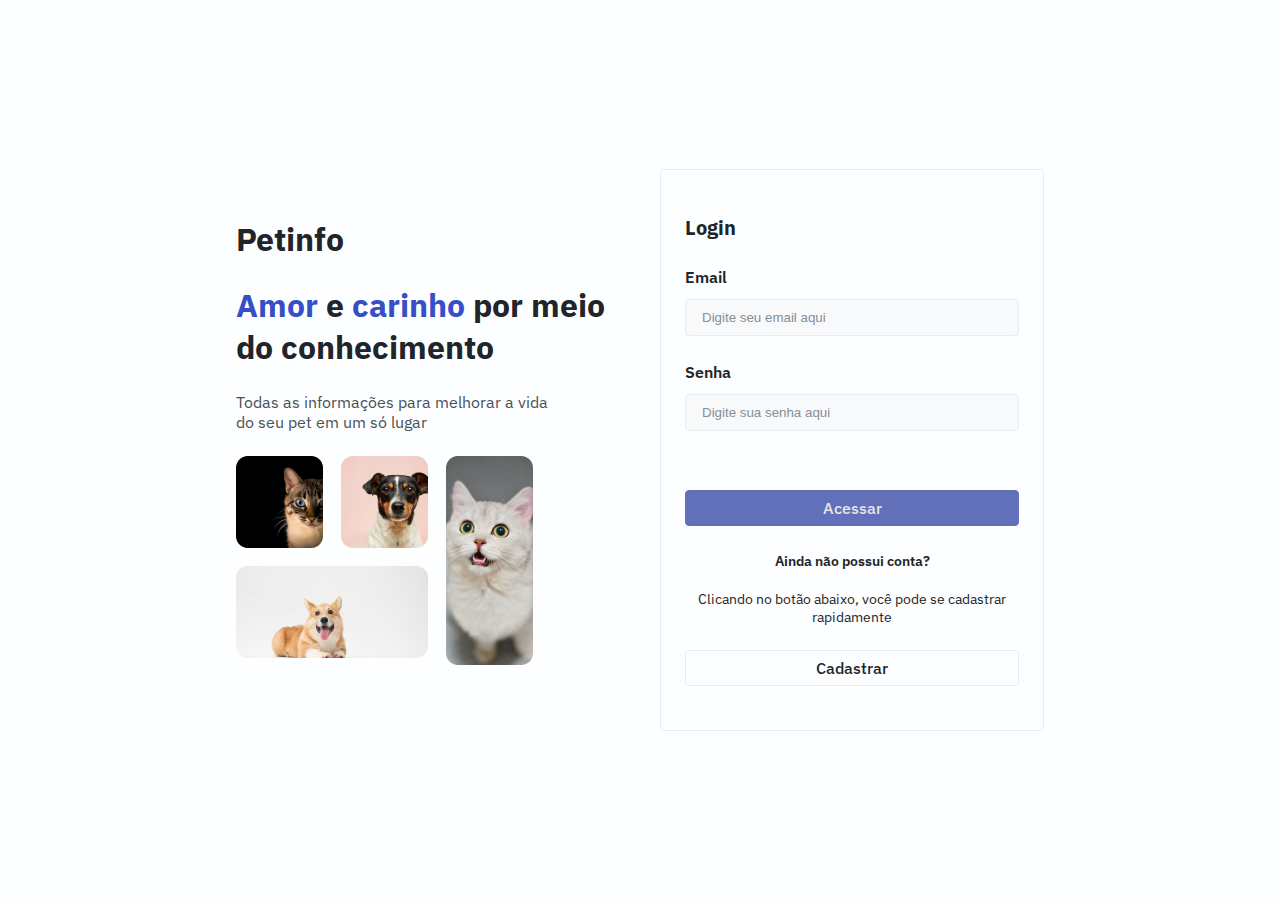
<file: index.html>
<!DOCTYPE html>
<html lang="pt-br">
<head>
    <meta charset="UTF-8">
    <meta http-equiv="X-UA-Compatible" content="IE=edge">
    <meta name="viewport" content="width=device-width, initial-scale=1.0">
    <link rel="preconnect" href="https://fonts.googleapis.com">
    <link rel="preconnect" href="https://fonts.gstatic.com" crossorigin>
    <link href="https://fonts.googleapis.com/css2?family=IBM+Plex+Sans:wght@300;400;500;600&display=swap" rel="stylesheet">
    <link rel="stylesheet" href="/styles/globalStyles.css">
    <link rel="stylesheet" href="./pages/login/index.css">
    <link rel="stylesheet" href="./styles/buttons.css">
    <title>Petinfo - Login</title>
</head>
<body>
    <main class="container">
        <section class="petinfo">
            <h1>Petinfo</h1>
            <h2><span>Amor</span> e <span>carinho</span> por meio do conhecimento</h2>
            <div class="textoEImg">
                <p>Todas as informações para melhorar a vida do seu pet em um só lugar</p>
                <div class="caixaImg1">
                    <div class="caixaImg2">
                        <div class="caixaImg3">
                            <img src="./src/img/Rectangle 7.png" alt="">
                            <img src="./src/img/Rectangle 8.png" alt="">
                        </div>
                        <img src="./src/img/Rectangle 6.png" alt="">
                    </div>
                    <img src="./src/img/Rectangle 9.png" alt="">
                </div>
            </div>
        </section>
        <section class="login">
            <h3>Login</h3>
            <form>
               <div class="divInputs">
                    <label for="email">Email</label>
                    <input class="inputEmail" type="email" name="email" placeholder="Digite seu email aqui" required="true">
               </div>
               <div class="divInputs">
                    <label for="senha">Senha</label>
                    <input class="inputSenha" name="senha"type="password" placeholder="Digite sua senha aqui" required="true">
               </div>
               <div class="divAlertaSenha"></div>
               <button class="botaoAcessar botaoAzulDesabilitado" type="submit">Acessar</button>
            </form>
            <p>Ainda não possui conta?</p>
            <p>Clicando no botão abaixo, você pode se cadastrar rapidamente</p>
            <button class="botaoCadastrar botaoPadrao botaoBranco">Cadastrar</button>
        </section>
    </main>
    <script src="/scripts/api.js"></script>
    <script src="/pages/login/index.js"></script>
</body>
</html>
</file>
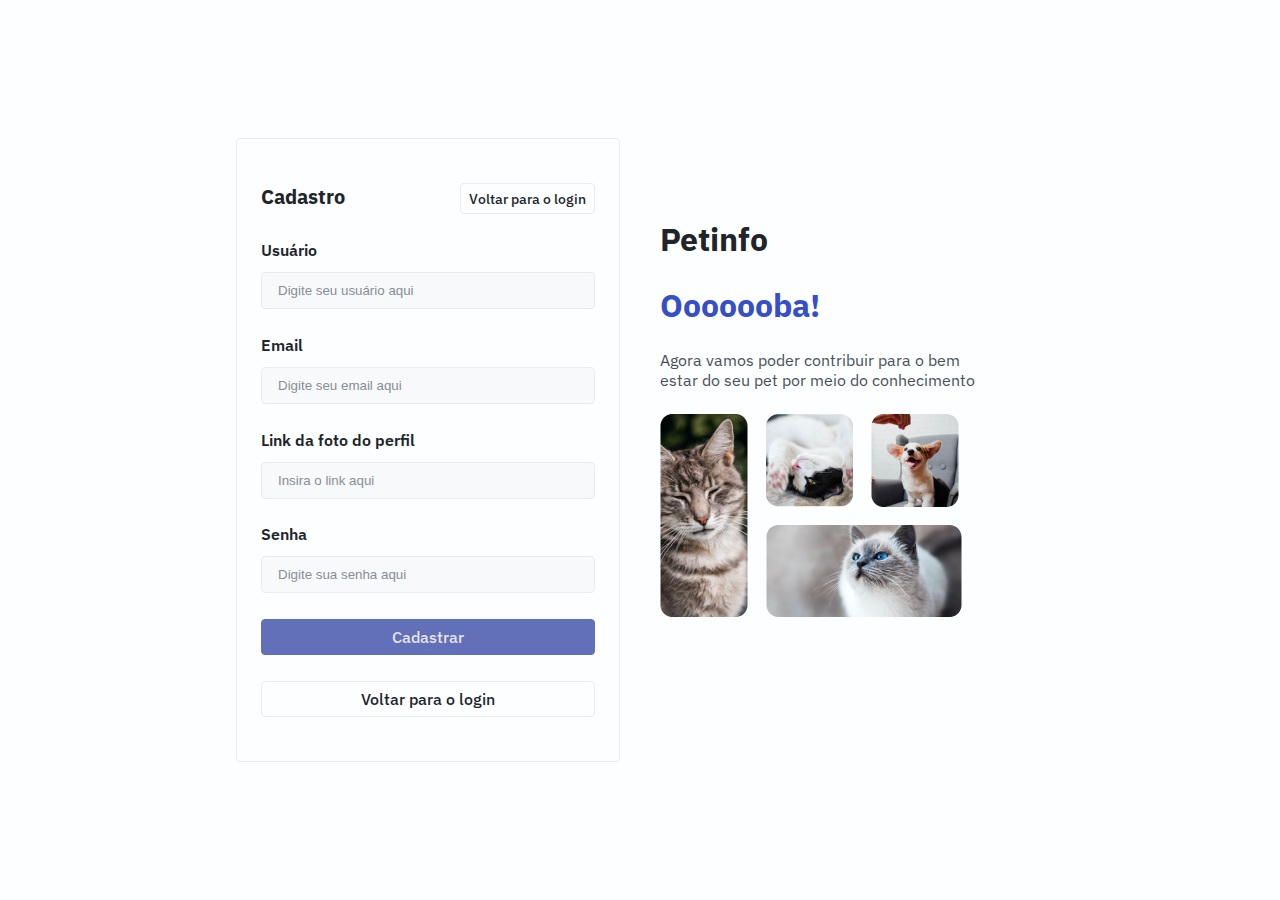
<file: pages/cadastro/cadastro.html>
<!DOCTYPE html>
<html lang="pt-br">
<head>
    <meta charset="UTF-8">
    <meta http-equiv="X-UA-Compatible" content="IE=edge">
    <meta name="viewport" content="width=device-width, initial-scale=1.0">
    <link rel="preconnect" href="https://fonts.googleapis.com">
    <link rel="preconnect" href="https://fonts.gstatic.com" crossorigin>
    <link href="https://fonts.googleapis.com/css2?family=IBM+Plex+Sans:wght@300;400;500;600&display=swap" rel="stylesheet">
    <link rel="stylesheet" href="/styles/globalStyles.css">
    <link rel="stylesheet" href="/pages/cadastro/cadastro.css">
    <link rel="stylesheet" href="/styles/buttons.css">
    <title>Petinfo - Cadastro</title>
</head>
<body>
    <main class="container">
        <section class="cadastro">
            <div>
                <h3>Cadastro</h3>
                <button class="botaoVoltar1 botaoPadraoPequeno botaoBranco">Voltar para o login</button>
            </div>
            <form>
                <div class="divInputs">
                    <label for="usuario">Usuário</label>
                    <input class="inputNomeCadastro" type="text" name="usuario" placeholder="Digite seu usuário aqui" required="true">
               </div>
               <div class="divInputs">
                    <label for="email">Email</label>
                    <input class="inputEmailCadastro" type="email" name="email" placeholder="Digite seu email aqui" required="true">
               </div>
               <div class="divInputs">
                <label for="linkImg">Link da foto do perfil</label>
                <input class="inputFotoCadastro" type="url" name="linkImg" placeholder="Insira o link aqui" required="true">
                </div>
               <div class="divInputs">
                    <label for="senha">Senha</label>
                    <input class="inputSenhaCadastro" name="senha"type="password" placeholder="Digite sua senha aqui" required="true">
               </div>
               <button class="botaoCadastrar botaoPadrao botaoAzul" type="submit">Cadastrar</button>
            </form>
            <button class="botaoVoltar2 botaoPadrao botaoBranco">Voltar para o login</button>
        </section>
        <section class="petinfo">
            <h1>Petinfo</h1>
            <h2>Ooooooba!</h2>
            <div class="textoEImg">
                <p>Agora vamos poder contribuir para o bem estar do seu pet por meio do conhecimento</p>
                <div class="caixaImg1">
                    <img src="/src/img/Rectangle 2.png" alt="">
                    <div class="caixaImg2">
                        <div class="caixaImg3">
                            <img src="/src/img/Rectangle 3.png" alt="">
                            <img src="/src/img/Rectangle 5.png" alt="">
                        </div>
                        <img src="/src/img/Rectangle 4.png" alt="">
                    </div>
                </div>
            </div>
        </section>
    </main>
    <script src="/scripts/api.js"></script>
    <script src="/pages/cadastro/cadastro.js"></script>
</body>
</html>
</file>
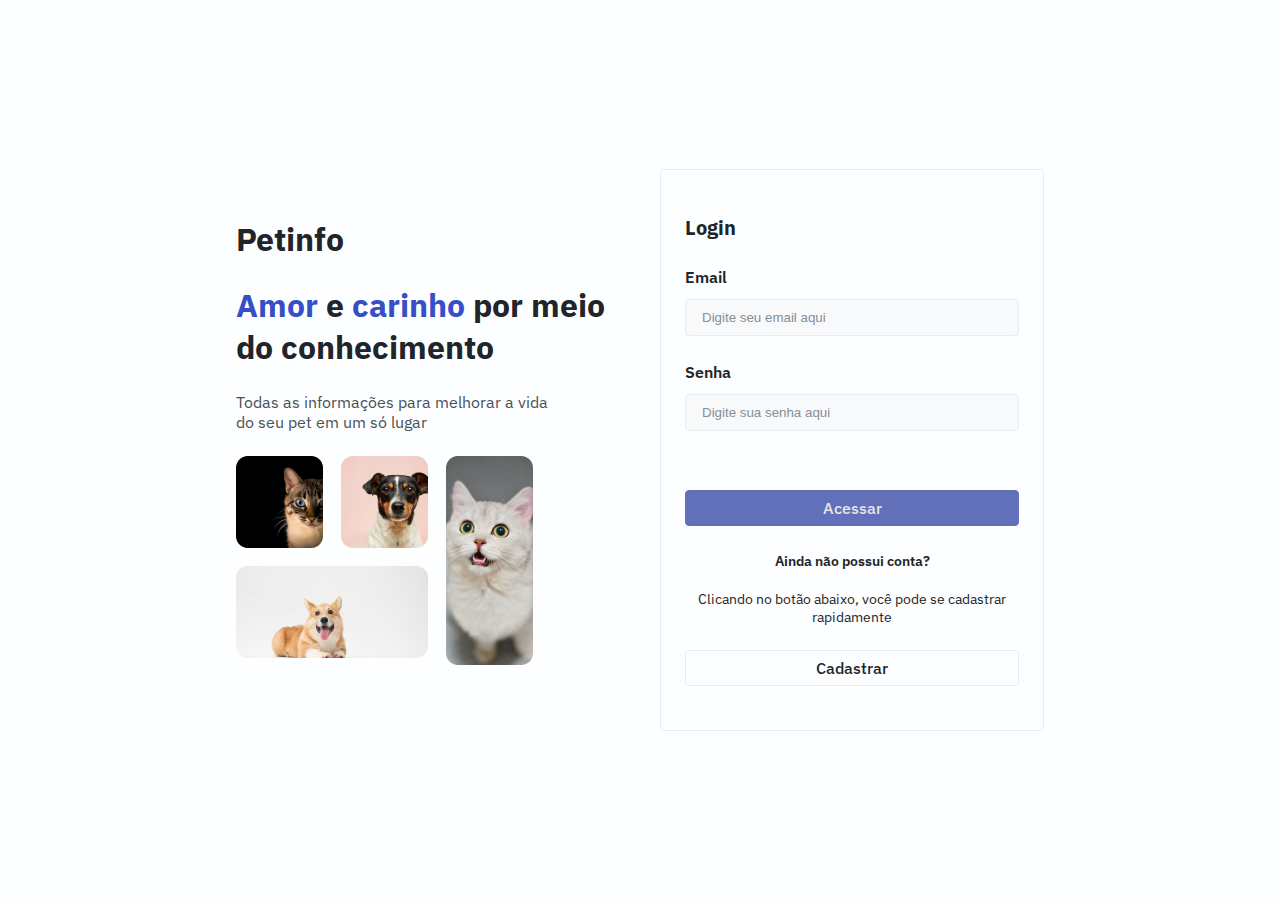
<file: pages/homepage/homepage.html>
<!DOCTYPE html>
<html lang="pt-br">
<head>
    <meta charset="UTF-8">
    <meta http-equiv="X-UA-Compatible" content="IE=edge">
    <meta name="viewport" content="width=device-width, initial-scale=1.0">
    <link rel="preconnect" href="https://fonts.googleapis.com">
    <link rel="preconnect" href="https://fonts.gstatic.com" crossorigin>
    <link href="https://fonts.googleapis.com/css2?family=IBM+Plex+Sans:wght@300;400;500;600&display=swap" rel="stylesheet">
    <link rel="stylesheet" href="/styles/globalStyles.css">
    <link rel="stylesheet" href="/styles/buttons.css">
    <link rel="stylesheet" href="/pages/homepage/homepage.css">
    <title>Petinfo - Homepage</title>
</head>
<body>
    <section class="modal"></section> 
    <header>
        <div class="container">
            <h1>Petinfo</h1>
            <div>
                <button class="botaoCriarPubl botaoPadrao botaoAzul">Criar publicação</button>
                <img class="imgPerfilCabecalho" src="" alt="">
                <div class="sairDaConta">
                    <p class="sairEmail"></p>
                    <div>
                        <img src="/src/icons/sign-out-alt.png" alt="sair da conta">
                        <button class="botaoSair">Sair da conta</button>
                    </div>
                </div>
            </div>
        </div>
    </header>
    <div>
        <h2 class="container">Feed</h2>
    </div>
    <main class="container">
        <ul class="ulPosts"></ul>
    </main>
    <script src="/scripts/api.js"></script>
    <script src="/scripts/modal.js"></script>
    <script src="/pages/homepage/homepage.js"></script>
</body>
</html>
</file>
<file: styles/globalStyles.css>
* {
  margin: 0;
  padding: 0;
  box-sizing: border-box;
  list-style: none;
}

:root {
  --brand1: #364FC7;
  --brand2: #3B56D9;
  --gray1: #212529;
  --gray2: #343A40;
  --gray3: #495057;
  --gray4: #868E96;
  --gray5: #ADB5BD;
  --gray6: #E9ECEF;
  --gray7: #F1F3F5;
  --gray8: #F8F9FA;
  --gray9:#FCFEFF;
  --alert1:  #C73650;
  --alert2:  #DB3C58;
  --sucess1: #087F5B;

  --text-1: 2rem;
  --text-2: 1.25rem;
  --text-3: 1rem;
  --text-4: 0.87rem;

  --radius: 0.25rem;
  --radius-2: 0.5rem;
}

body {
  font-family: 'IBM Plex Sans', sans-serif;
  background-color: var(--gray9);
  color: var(--gray1);
}

.container{
  max-width: 75rem;
  margin: 0 auto;
  padding: 0 1rem;
}


.mensagemSucesso{
  display:flex;
  flex-direction: column;
  background-color: var(--gray9);
  gap: 1.06rem;
  padding: 1.31rem 2rem;
  border-radius: var(--radius);
  box-shadow: 0px 4px 30px -12px rgba(0, 0, 0, 0.1);
  width: 32rem;
  height: 7.81rem;
  margin: 1.75rem;
  position: fixed;
  bottom: 0;
  right: 0;
  animation: animacaoSucesso 0.6s; 
}

.displayNone{
  display: none;
}

.mensagemSucesso div{
  display:flex;
  gap: 0.75rem;
}

.mensagemSucesso div img{
  padding: 0.28rem;
  border-radius: 50%;
  background-color: var(--sucess1);
}

.mensagemSucesso div h3{
  color: var(--sucess1);
  font-size: var(--text-3);
}

.mensagemSucesso p{
  font-size: var(--text-4);
}

.mensagemSucesso p a{
  color: var(--brand1);
  cursor: pointer;
}

@keyframes animacaoSucesso{
  0%{
      opacity: 0;
      transform:translateY(50%);
  }
  100%{
      opacity: 1;
      transform:translateY(0);
  }
}

.modal{
  width: 100%;
  height: 100%;
  background-color: rgba(30, 30, 30, 0.5);
  position: fixed;
  z-index: 1;
  display: none;
  align-items:flex-start;
}

.ativarModal{
  display: flex;
}
</file>
<file: pages/login/index.css>
main{
    display: flex;
    justify-content: center;
    align-items: center;
    gap: 2.5rem;
    width: 100vw;
    height: 100vh;
}

.petinfo{
    display: flex;
    flex-direction: column;
    gap: 1.5rem;
    width: 24rem;
    height: 29rem;
}

.petinfo h1{
    font-size: var(--text-1);
}

.petinfo h2{
    font-size: var(--text-1);
}

.petinfo h2 span{
    font-size: var(--text-1);
    color: var(--brand1);
}

.textoEImg{
    width: 20rem;
    display: flex;
    flex-direction: column;
    gap: 1.5rem;
}

.textoEImg p{
    font-size: var(--text-3);
    color: var(--gray3);
}

.caixaImg1{
    display: flex;
    gap: 1.12rem;
}

.caixaImg2{
    display: flex;
    flex-direction: column;
    gap: 1.12rem;
}

.caixaImg3{
    display: flex;
    flex-direction:row;
    gap: 1.12rem;
}

.login{
    display: flex;
    flex-direction: column;
    width: 24rem;
    padding: 2.75rem 1.5rem;
    border: solid 1px var(--gray6);
    border-radius: var(--radius);
}

.login h3{
    font-size: var(--text-2);
}

.divInputs{
    display: flex;
    flex-direction: column;
    gap: 0.75rem;
    width: 100%;
    margin-top: 1.62rem;
}

form div label{
    font-size: var(--text-3);
    font-weight: 600;
}

form div input{
    border: solid 1px var(--gray6);
    border-radius: var(--radius);
    background-color: var(--gray8);
    padding: 0.62rem 1rem;
}

form div input:focus{
    outline: solid 1px var(--gray1);
}

form div input::placeholder{
    color: var(--gray4);
}

.divAlertaSenha{
    margin-top: 0.75rem;
    margin-bottom: 1.6rem;
    height: 1.37rem;
}

.senhaIncorretaInput{
    border: solid 1px var(--alert1);
}

.senhaIncorreta{
    font-size: var(-text-4);
    color: var(--alert1);
}

form button{
   width: 100%;
   margin-bottom: 1.6rem;
}

.login p:nth-child(3){
    font-size: var(--text-4);
    font-weight: 600;
    text-align: center;
    margin-bottom: 1.25rem;
}

.login p:nth-child(4){
    font-size: var(--text-4);
    font-weight: 400;
    text-align: center;
    margin-bottom: 1.5rem;
}

.carregar{
    animation: simboloSpinner 1s infinite linear;
}

@keyframes simboloSpinner{
    0%{
        transform: rotate(0);
    }

    100%{
        transform: rotate(360deg);
    }
}
</file>
<file: styles/buttons.css>
.botaoPadrao{
    font-family: 'IBM Plex Sans', sans-serif;
    font-size: var(--text-3);
    font-weight: 500;
    padding: 0.43rem 1rem;
    border-radius: var(--radius);
    cursor: pointer;
}

.botaoPadraoPequeno{
    font-family: 'IBM Plex Sans', sans-serif;
    font-size: var(--text-4);
    font-weight: 500;
    padding: 0.34rem 0.5rem;
    border-radius: var(--radius);
    cursor: pointer;
}

.botaoAzul{
    background-color: var(--brand1);
    border: solid 1px var(--brand1);
    color: var(--gray9);
    transition: 0.6s;
}

.botaoAzul:hover{
    background-color: var(--brand2);
    transition: 0.6s;
}

.botaoAzulDesabilitado{
    font-family: 'IBM Plex Sans', sans-serif;
    font-size: var(--text-3);
    font-weight: 500;
    padding: 0.43rem 1rem;
    border-radius: var(--radius);
    background-color:  #6170b9;
    border: solid 1px #6170b9;
    color:#e6e6e6;
}

.botaoCinza{
    background-color: var(--gray7);
    border: solid 1px var(--gray7);
    color: var(--gray4);
    transition: 0.6s;
}

.botaoCinza:hover{
    background-color: var(--gray6);
    border: solid 1px var(--gray6);
    color: var(--gray3);
    transition: 0.6s;
}

.botaoBranco{
    background-color: var(--gray9);
    border: solid 1px var(--gray6);
    color: var(--gray1);
    transition: 0.6s;
}

.botaoBranco:hover{
    background-color: var(--gray8);
    transition: 0.6s;
}

.botaoLinkAzul{
    font-family: 'IBM Plex Sans', sans-serif;
    font-size: var(--text-3);
    font-weight: 500;
    cursor: pointer;
    background-color: var(--gray9);
    border: transparent;
    border-bottom: solid 1px transparent;
    color: var(--brand1);
    transition: 0.6s;
}

.botaoLinkAzul:hover{
    border-bottom: solid 1px var(--brand2);
    color: var(--brand2);
    transition: 0.6s;
}

.botaoVermelho{
    background-color: var(--alert1);
    border: solid 1px var(--alert1);
    color: var(--gray9);
    transition: 0.6s;
}

.botaoVermelho:hover{
    background-color: var(--alert2);
    transition: 0.6s;
}
</file>
<file: pages/cadastro/cadastro.css>
main{
    display: flex;
    justify-content: center;
    align-items: center;
    gap: 2.5rem;
    width: 100vw;
    height: 100vh;
}

.cadastro{
    display: flex;
    flex-direction: column;
    width: 24rem;
    padding: 2.75rem 1.5rem;
    border: solid 1px var(--gray6);
    border-radius: var(--radius);
}

.cadastro > div{
    display: flex;
    justify-content: space-between;
}

.cadastro div h3{
    font-size: var(--text-2);
}

.divInputs{
    display: flex;
    flex-direction: column;
    gap: 0.75rem;
    width: 100%;
    margin-top: 1.62rem;
}

form div label{
    font-size: var(--text-3);
    font-weight: 600;
}

form div input{
    border: solid 1px var(--gray6);
    border-radius: var(--radius);
    background-color: var(--gray8);
    padding: 0.62rem 1rem;
}

form div input:focus{
    outline: solid 1px var(--gray1);
}

form div input::placeholder{
    color: var(--gray4);
}

.cadastro p:nth-child(3){
    font-size: var(--text-4);
    font-weight: 600;
    text-align: center;
    margin-bottom: 1.25rem;
}

.cadastro p:nth-child(4){
    font-size: var(--text-4);
    font-weight: 400;
    text-align: center;
    margin-bottom: 1.5rem;
}

.cadastro form button{
    width: 100%;
    margin-top: 1.62rem;
    margin-bottom: 1.62rem;
}

.petinfo{
    display: flex;
    flex-direction: column;
    gap: 1.5rem;
    width: 24rem;
    height: 29rem;
}

.petinfo h1{
    font-size: var(--text-1);
}

.petinfo h2{
    font-size: var(--text-1);
    color: var(--brand1);
}

.textoEImg{
    width: 20rem;
    display: flex;
    flex-direction: column;
    gap: 1.5rem;
}

.textoEImg p{
    font-size: var(--text-3);
    color: var(--gray3);
}

.caixaImg1{
    display: flex;
    gap: 1.12rem;
}

.caixaImg2{
    display: flex;
    flex-direction: column;
    gap: 1.12rem;
}

.caixaImg3{
    display: flex;
    flex-direction:row;
    gap: 1.12rem;
}

.mensagemErro{
    display:flex;
    flex-direction: column;
    background-color: var(--gray9);
    gap: 1.06rem;
    padding: 1.31rem 2rem;
    border-radius: var(--radius);
    box-shadow: 0px 4px 30px -12px rgba(0, 0, 0, 0.1);
    width: 32rem;
    margin: 1.75rem;
    position: fixed;
    bottom: 0;
    right: 0;
    animation: animacaoSucesso 0.6s; 
}

.mensagemErro div{
    display:flex;
    gap: 0.75rem;
  }
  
  .mensagemErro div p{
    display: flex;
    justify-content: center;
    align-items: center;
    font-size: var(--text-4);
    font-weight: 700;
    padding: 0.28rem;
    border-radius: 50%;
    color: var(--gray9);
    background-color: var(--alert1);
    width: 1.5rem;
    height: 1.5rem;
  }
  
  .mensagemErro div h3{
    color: var(--alert1);
    font-size: var(--text-3);
  }
</file>
<file: pages/homepage/homepage.css>
header{
    width: 100%;
    padding: 3.18rem 0;
}

header div{
    display: flex;
    justify-content: space-between;
}

header div h1{
    font-size: 1.5rem;
}

header div div{
    display: flex;
    gap: 0.75rem;
    position: relative;
}

.imgPerfilCabecalho{
    width: 2.56rem;
    height: 2.56rem;
    border-radius: 50%;
    border: solid 1px var(--brand1);
    cursor: pointer;
}

body > div{
    background-color: var(--gray8);
    padding: 1.25rem 0;
}

body > div h2{
    font-family: var(--text-2);
}

.ulPosts{
    margin-top: 1.8rem;
}

.liPost{
    display: flex;
    flex-direction: column;
    align-items: flex-start;
    gap: 1.56rem;
    margin-bottom: 4rem;
}

.cabecalho{
    width: 100%;
    display: flex;
    justify-content: space-between;
}

.cabecalho > div{
    display: flex;
    gap: 0.7rem;
    align-items: center;
}

.cabecalho > div img{
    width: 2rem;
    height: 2rem;
    border-radius: 50%;
}

.cabecalho > div p:nth-child(2){
    font-size: var(--text-4);
    font-weight: 500;
}

.cabecalho > div p:nth-child(3){
    font-size: var(--text-4);
    font-weight: 500;
    color: var(--gray4);
    padding-left: 0.7rem;
    border-left: solid 2px var(--gray6);
}

.tituloPost{
   font-size: 1.5rem;
}

.textoPost{
    font-size: var(--text-3);
    color: var(--gray3);
 }

 
.modalPublicacao{
    background-color: var(--gray9);
    width: 50rem;  
    padding: 1.87rem;
    border-radius: var(--radius-2);
    display: flex;
    flex-direction: column;
    align-items: flex-start;
    gap: 1.56rem;
    margin: 2.31rem auto;
}

.modalEditarPost{
    background-color: var(--gray9);
    width: 50rem;  
    padding: 1.87rem;
    border-radius: var(--radius-2);
    display: flex;
    flex-direction: column;
    align-items: flex-start;
    gap: 1.56rem;
    margin: 2.31rem auto;
}

.modalEditarPost div:nth-child(1){
    width: 100%;
    display: flex;
    justify-content: space-between;
}

.modalEditarPost div h2{
    font-size: var(--text-2);
}

.modalEditarPost div:nth-child(2){
    width: 100%;
    display: flex;
    flex-direction: column;
    gap: 0.8rem;
}

.modalEditarPost div label{
    font-size: var(--text-3);
    font-weight: 600;
}

.modalEditarPost div input{
    font-size: var(--text-3);
    font-weight: 400;
    padding: 0.8rem 1rem;
    border: solid 1px var(--gray6);
    border-radius: var(--radius);
    background-color: var(--gray8);
}

.modalEditarPost div input:focus{
    outline: solid 1px var(--gray1);
}

.modalEditarPost div input::placeholder{
    font-family: 'IBM Plex Sans', sans-serif;
    font-size: var(--text-3);
    color: var(--gray4);
}

.modalEditarPost div:nth-child(3){
    width: 100%;
    display: flex;
    flex-direction: column;
    gap: 0.8rem;
}

.modalEditarPost div textarea{
    font-size: var(--text-3);
    font-weight: 400;
    padding: 0.8rem 1rem;
    border: solid 1px var(--gray6);
    border-radius: var(--radius);
    background-color: var(--gray8);
}

.modalEditarPost div textarea:focus{
    outline: solid 1px var(--gray1);
}

.modalEditarPost div textarea::placeholder{
    font-family: 'IBM Plex Sans', sans-serif;
    font-size: var(--text-3);
    color: var(--gray4);
}

.modalEditarPost div:nth-child(4){
    width: 100%;
    display: flex;
    justify-content: end;
    gap: 1rem;
}


.modalCriarPost{
    background-color: var(--gray9);
    width: 50rem;  
    padding: 1.87rem;
    border-radius: var(--radius-2);
    display: flex;
    flex-direction: column;
    align-items: flex-start;
    gap: 1.56rem;
    margin: 2.31rem auto;
}

.modalCriarPost div:nth-child(1){
    width: 100%;
    display: flex;
    justify-content: space-between;
}

.modalCriarPost div h2{
    font-size: var(--text-2);
}

.modalCriarPost div:nth-child(2){
    width: 100%;
    display: flex;
    flex-direction: column;
    gap: 0.8rem;
}

.modalCriarPost div label{
    font-size: var(--text-3);
    font-weight: 600;
}

.modalCriarPost div input{
    font-size: var(--text-3);
    font-weight: 400;
    padding: 0.8rem 1rem;
    border: solid 1px var(--gray6);
    border-radius: var(--radius);
    background-color: var(--gray8);
}

.modalCriarPost div input:focus{
    outline: solid 1px var(--gray1);
}

.modalCriarPost div input::placeholder{
    font-family: 'IBM Plex Sans', sans-serif;
    font-size: var(--text-3);
    color: var(--gray4);
}

.modalCriarPost div:nth-child(3){
    width: 100%;
    display: flex;
    flex-direction: column;
    gap: 0.8rem;
}

.modalCriarPost div textarea{
    font-size: var(--text-3);
    font-weight: 400;
    padding: 0.8rem 1rem;
    border: solid 1px var(--gray6);
    border-radius: var(--radius);
    background-color: var(--gray8);
}

.modalCriarPost div textarea:focus{
    outline: solid 1px var(--gray1);
}

.modalCriarPost div textarea::placeholder{
    font-family: 'IBM Plex Sans', sans-serif;
    font-size: var(--text-3);
    color: var(--gray4);
}

.modalCriarPost div:nth-child(4){
    width: 100%;
    display: flex;
    justify-content: end;
    gap: 1rem;
}

.modalExcluirPost{
    background-color: var(--gray9);
    width: 50rem;  
    padding: 1.87rem;
    border-radius: var(--radius-2);
    display: flex;
    flex-direction: column;
    align-items: flex-start;
    gap: 2.85rem;
    margin: 2.31rem auto;
}

.modalExcluirPost div:nth-child(1){
    width: 100%;
    display: flex;
    justify-content: space-between;
}

.modalExcluirPost div h2{
    font-size: var(--text-2);
}

.modalExcluirPost div h3{
    font-size: 1.5rem;
    margin-bottom: 1rem;
}

.modalExcluirPost div p{
    font-size: var(--text-3);
    margin-bottom: 1rem;
}

.modalExcluirPost div:nth-child(3){
    width: 100%;
    display: flex;
    justify-content: start;
    gap: 1rem;
}

.sairDaConta{
    display:none;
    flex-direction: column;
    gap: 0.56rem;
    width: 13.4rem;
    background-color: var(--gray9);
    border-radius: var(--radius) var(--radius) 0 0;
    position: absolute;
    top: 2.6rem;
}

.displayFlex{
    display: flex;
}

.sairDaConta p{
    font-size: var(--text-3);
    font-weight: 500;
    padding: 1.37rem 1.06rem 0.56rem 1.06rem;
}

.sairDaConta div{
    display: flex;
    align-items: center;
    justify-content: flex-start;
    padding: 1.37rem 1.06rem;
    transition: 0.6s;
}

.sairDaConta div:hover{
    background-color:var(--gray7);
    transition: 0.6s;
}


.sairDaConta div img{
    width: 0.87rem;
    height: 0.87rem;
}

.sairDaConta div button{
    font-family: 'IBM Plex Sans', sans-serif;
    font-size: var(--text-4);
    font-weight: 500;
    cursor: pointer;
    background-color: transparent;
    border-color: transparent;
}
</file>
